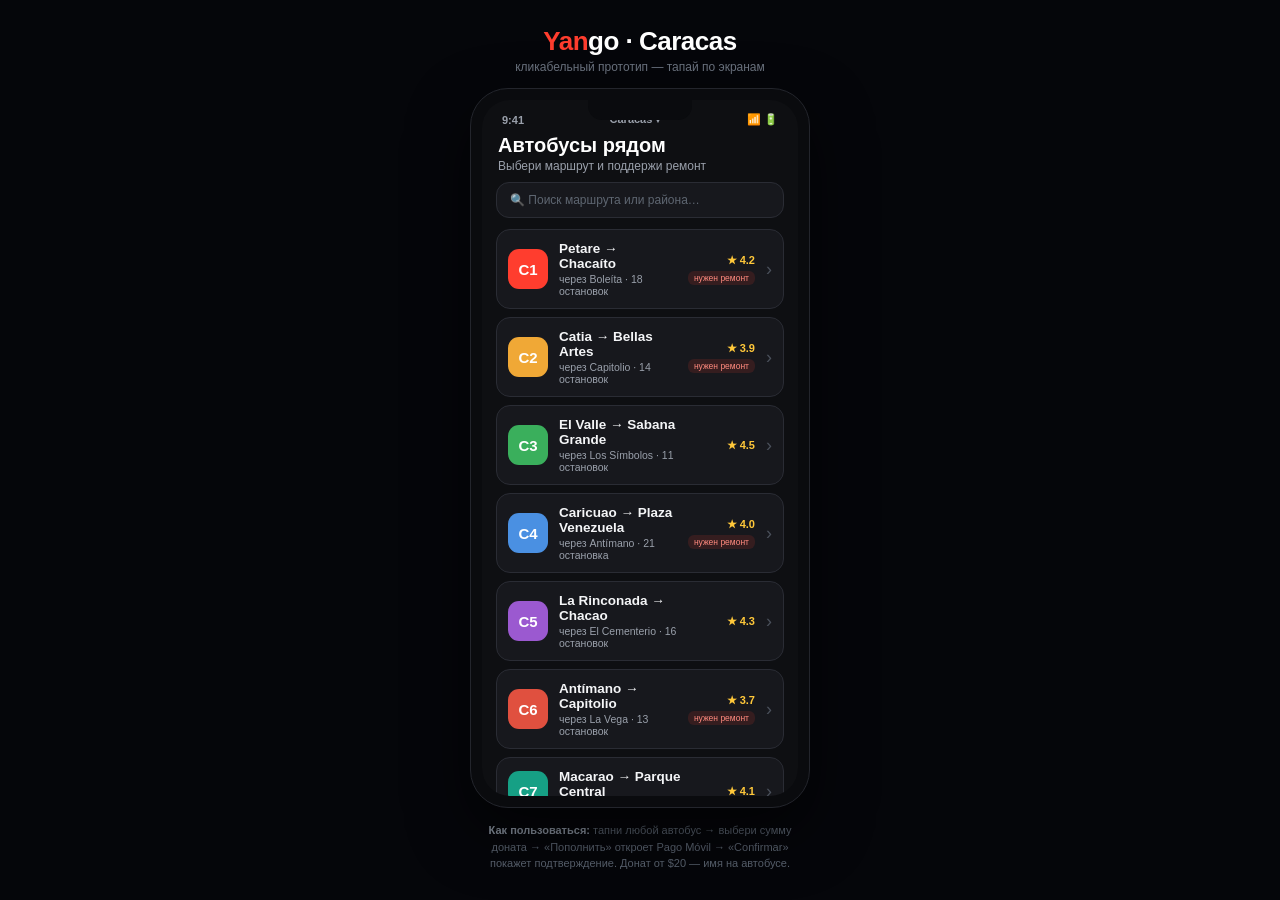
<file: index.html>
<!DOCTYPE html>
<html lang="ru">
<head>
<meta charset="UTF-8">
<meta name="viewport" content="width=device-width, initial-scale=1">
<title>Yango Caracas — кликабельный прототип</title>
<style>
  :root{
    --yango:#FF3D2E;        /* фирменный красный Yango */
    --yango-d:#E0281A;
    --ink:#0E0F12;          /* почти чёрный фон */
    --card:#17181D;
    --card2:#1E2026;
    --line:#2A2C34;
    --tx:#F4F5F7;
    --tx2:#9AA0AB;
    --gold:#FFC83A;
  }
  *{margin:0;padding:0;box-sizing:border-box;font-family:'Helvetica Neue',Arial,sans-serif;-webkit-tap-highlight-color:transparent;}
  body{background:#05060a;display:flex;flex-direction:column;align-items:center;min-height:100vh;padding:26px 16px;gap:14px;}

  .head{color:#fff;text-align:center;}
  .head .lg{font-size:26px;font-weight:800;letter-spacing:-.5px;}
  .head .lg b{color:var(--yango);}
  .head p{font-size:12px;color:#6c7480;margin-top:3px;}

  /* телефон */
  .phone{width:340px;height:720px;background:#0a0b0e;border-radius:38px;padding:11px;
    border:1px solid #23252c;box-shadow:0 24px 60px rgba(0,0,0,.6);position:relative;}
  .screen{background:var(--ink);border-radius:28px;width:100%;height:100%;overflow:hidden;position:relative;}
  .notch{position:absolute;top:11px;left:50%;transform:translateX(-50%);width:104px;height:20px;background:#0a0b0e;border-radius:0 0 14px 14px;z-index:30;}

  .view{position:absolute;inset:0;display:flex;flex-direction:column;opacity:0;pointer-events:none;
    transform:translateX(16px);transition:opacity .28s ease,transform .28s ease;}
  .view.active{opacity:1;pointer-events:auto;transform:translateX(0);}

  .stbar{display:flex;justify-content:space-between;align-items:center;padding:13px 20px 6px;font-size:11px;color:var(--tx2);font-weight:600;flex:0 0 auto;}
  .nav{display:flex;align-items:center;gap:10px;padding:4px 16px 10px;flex:0 0 auto;}
  .nav .bk{width:30px;height:30px;border-radius:9px;background:var(--card2);display:flex;align-items:center;justify-content:center;color:var(--tx);font-size:17px;cursor:pointer;}
  .nav h2{font-size:16px;font-weight:800;color:var(--tx);}
  .scroll{flex:1;overflow-y:auto;padding:0 14px 12px;}
  .scroll::-webkit-scrollbar{width:0;}

  /* ===== экран 1 — список ===== */
  .h1{padding:2px 2px 9px;}
  .h1 h2{font-size:20px;font-weight:800;color:#fff;}
  .h1 p{font-size:12px;color:var(--tx2);margin-top:2px;}
  .search{background:var(--card);border:1px solid var(--line);border-radius:13px;padding:10px 13px;font-size:12px;color:#5e6671;margin-bottom:11px;display:flex;gap:8px;align-items:center;}
  .brow{background:var(--card);border:1px solid var(--line);border-radius:14px;padding:11px;display:flex;align-items:center;gap:11px;margin-bottom:8px;cursor:pointer;transition:.15s;}
  .brow:active{transform:scale(.98);border-color:var(--yango);}
  .badge{width:40px;height:40px;border-radius:11px;flex:0 0 40px;display:flex;align-items:center;justify-content:center;font-size:15px;font-weight:800;color:#fff;}
  .brow .info{flex:1;min-width:0;}
  .brow .rt{font-size:13.5px;font-weight:700;color:var(--tx);}
  .brow .path{font-size:10.5px;color:var(--tx2);margin-top:2px;}
  .brow .meta{text-align:right;}
  .brow .star{font-size:11px;color:var(--gold);font-weight:700;}
  .brow .fix{font-size:8.5px;color:#ff8a7e;background:rgba(255,61,46,.13);border-radius:6px;padding:2px 6px;margin-top:4px;display:inline-block;}
  .brow .chev{color:#4a505b;font-size:18px;}

  /* ===== экран 2 — карточка ===== */
  .hero{border-radius:14px;margin-bottom:10px;position:relative;background:linear-gradient(135deg,#3a4256,#222838);display:flex;align-items:center;gap:12px;padding:12px 14px;}
  .hero .em{font-size:34px;flex:0 0 auto;order:2;margin-left:auto;}
  .hero .htext{order:1;}
  .hero .p{font-size:16px;font-weight:800;color:#fff;}
  .hero .s{font-size:10.5px;color:#c2c9d4;margin-top:2px;}
  .desc{font-size:11px;color:var(--tx2);line-height:1.4;margin-bottom:10px;}
  .desc b{color:var(--tx);}
  .secl{font-size:10px;font-weight:800;text-transform:uppercase;letter-spacing:.8px;color:#5e6671;margin-bottom:5px;}
  .drv{display:flex;align-items:center;gap:10px;padding:5px 0;border-bottom:1px solid var(--line);}
  .drv:last-of-type{border-bottom:none;}
  .av{width:30px;height:30px;border-radius:50%;flex:0 0 30px;display:flex;align-items:center;justify-content:center;font-size:11px;font-weight:800;color:#fff;}
  .drv .nm{flex:1;font-size:12.5px;color:var(--tx);font-weight:600;}
  .drv .sub{font-size:9.5px;color:var(--tx2);}
  .drv .rr{font-size:11.5px;color:var(--gold);font-weight:700;}

  .fund{background:linear-gradient(135deg,rgba(255,61,46,.13),rgba(255,61,46,.03));border:1px solid rgba(255,61,46,.32);border-radius:16px;padding:11px 12px;margin-top:10px;}
  .fund .ft{font-size:12.5px;font-weight:800;color:var(--yango);margin-bottom:5px;}
  .fund .an{font-size:10px;color:#c8cdd5;line-height:1.4;margin-bottom:7px;}
  .fund .an b{color:#fff;}
  .chk{display:flex;flex-wrap:wrap;gap:5px;margin-bottom:9px;}
  .chk span{font-size:9.5px;color:var(--tx);background:rgba(255,255,255,.06);border:1px solid var(--line);border-radius:7px;padding:3px 7px;}
  .progl{display:flex;justify-content:space-between;font-size:10px;color:var(--tx2);margin-bottom:4px;}
  .progl b{color:#fff;}
  .prog{height:7px;background:rgba(255,255,255,.08);border-radius:5px;overflow:hidden;margin-bottom:9px;}
  .prog i{display:block;height:100%;width:36%;background:linear-gradient(90deg,var(--yango),#ff8a3a);border-radius:5px;}
  .secl2{font-size:10px;color:var(--tx2);margin-bottom:5px;}
  .bul{display:flex;gap:6px;margin-bottom:8px;}
  .bul .b{flex:1;text-align:center;font-size:12.5px;font-weight:800;color:var(--tx);background:var(--card2);border:2px solid var(--line);border-radius:10px;padding:7px 0;cursor:pointer;transition:.12s;}
  .bul .b:active{transform:scale(.95);}
  .bul .b.sel{background:rgba(255,61,46,.16);border-color:var(--yango);color:#ff8a7e;}
  .namenote{font-size:9.5px;color:var(--gold);line-height:1.35;margin-bottom:9px;display:flex;gap:6px;align-items:flex-start;}
  .btn{background:linear-gradient(135deg,var(--yango),var(--yango-d));color:#fff;text-align:center;font-size:13px;font-weight:800;padding:11px;border-radius:12px;cursor:pointer;transition:.12s;}
  .btn:active{transform:scale(.98);}

  /* ===== экран 3 — Pago Móvil ===== */
  .pm{flex:1;display:flex;flex-direction:column;background:#0c1d2b;}
  .pmh{background:linear-gradient(135deg,#0a6ebd,#0a4f8a);padding:42px 18px 18px;color:#fff;}
  .pmh .br{font-size:10px;opacity:.85;letter-spacing:1px;text-transform:uppercase;}
  .pmh h2{font-size:20px;font-weight:800;margin-top:4px;}
  .pmh .tx{font-size:11px;opacity:.9;margin-top:3px;}
  .pmb{padding:18px;flex:1;display:flex;flex-direction:column;}
  .pma{text-align:center;padding:8px 0 16px;}
  .pma .a{font-size:40px;font-weight:800;color:#fff;}
  .pma .a span{font-size:17px;color:#7fa8c4;}
  .pma .c{font-size:11px;color:#7fa8c4;margin-top:3px;}
  .pmf{background:#13283a;border:1px solid #21405a;border-radius:12px;padding:11px 14px;margin-bottom:10px;}
  .pmf .k{font-size:9px;color:#6f93ac;text-transform:uppercase;letter-spacing:.5px;}
  .pmf .v{font-size:13px;color:#eaf2f8;font-weight:600;margin-top:3px;}
  .pmcap{font-size:9.5px;color:#6f93ac;text-align:center;margin-top:auto;padding-top:12px;line-height:1.45;}

  /* ===== экран 4 — подтверждение ===== */
  .ok{flex:1;display:flex;flex-direction:column;align-items:center;justify-content:center;text-align:center;padding:30px 26px;background:radial-gradient(circle at 50% 30%,#1a1216 0%,var(--ink) 70%);}
  .okc{width:92px;height:92px;border-radius:50%;background:linear-gradient(135deg,var(--yango),#ff7a3a);display:flex;align-items:center;justify-content:center;font-size:46px;margin-bottom:22px;box-shadow:0 12px 34px rgba(255,61,46,.4);animation:pop .5s ease;}
  @keyframes pop{0%{transform:scale(.4);opacity:0;}70%{transform:scale(1.08);}100%{transform:scale(1);opacity:1;}}
  .ok h2{font-size:23px;font-weight:800;color:#fff;margin-bottom:9px;}
  .ok p{font-size:12.5px;color:var(--tx2);line-height:1.5;margin-bottom:7px;}
  .ok .amt{color:var(--yango);font-weight:800;}
  .okname{background:rgba(255,200,58,.1);border:1px solid rgba(255,200,58,.35);border-radius:13px;padding:13px 16px;margin:14px 0 26px;}
  .okname .t{font-size:10px;color:var(--gold);text-transform:uppercase;letter-spacing:.8px;margin-bottom:5px;}
  .okname .n{font-size:14px;color:#fff;font-weight:700;}
  .okname .s{font-size:10px;color:var(--tx2);margin-top:4px;}
  .ok .btn{width:100%;}

  .hint{color:#5a6370;font-size:11px;text-align:center;max-width:340px;line-height:1.5;}
  .hint b{color:#8a93a0;}
</style>
</head>
<body>
  <div class="head">
    <div class="lg"><b>Yan</b>go · Caracas</div>
    <p>кликабельный прототип — тапай по экранам</p>
  </div>

  <div class="phone">
    <div class="notch"></div>
    <div class="screen">

      <!-- ===== 1. СПИСОК ===== -->
      <div class="view active" id="v1">
        <div class="stbar"><span>9:41</span><span>Caracas ▾</span><span>📶 🔋</span></div>
        <div class="scroll">
          <div class="h1"><h2>Автобусы рядом</h2><p>Выбери маршрут и поддержи ремонт</p></div>
          <div class="search">🔍 Поиск маршрута или района…</div>
          <div class="brow" onclick="go('v2')"><div class="badge" style="background:#FF3D2E">C1</div><div class="info"><div class="rt">Petare → Chacaíto</div><div class="path">через Boleíta · 18 остановок</div></div><div class="meta"><div class="star">★ 4.2</div><div class="fix">нужен ремонт</div></div><div class="chev">›</div></div>
          <div class="brow" onclick="go('v2')"><div class="badge" style="background:#f0a836">C2</div><div class="info"><div class="rt">Catia → Bellas Artes</div><div class="path">через Capitolio · 14 остановок</div></div><div class="meta"><div class="star">★ 3.9</div><div class="fix">нужен ремонт</div></div><div class="chev">›</div></div>
          <div class="brow" onclick="go('v2')"><div class="badge" style="background:#3aaf5c">C3</div><div class="info"><div class="rt">El Valle → Sabana Grande</div><div class="path">через Los Símbolos · 11 остановок</div></div><div class="meta"><div class="star">★ 4.5</div></div><div class="chev">›</div></div>
          <div class="brow" onclick="go('v2')"><div class="badge" style="background:#4a90e2">C4</div><div class="info"><div class="rt">Caricuao → Plaza Venezuela</div><div class="path">через Antímano · 21 остановка</div></div><div class="meta"><div class="star">★ 4.0</div><div class="fix">нужен ремонт</div></div><div class="chev">›</div></div>
          <div class="brow" onclick="go('v2')"><div class="badge" style="background:#9b59d0">C5</div><div class="info"><div class="rt">La Rinconada → Chacao</div><div class="path">через El Cementerio · 16 остановок</div></div><div class="meta"><div class="star">★ 4.3</div></div><div class="chev">›</div></div>
          <div class="brow" onclick="go('v2')"><div class="badge" style="background:#e0503f">C6</div><div class="info"><div class="rt">Antímano → Capitolio</div><div class="path">через La Vega · 13 остановок</div></div><div class="meta"><div class="star">★ 3.7</div><div class="fix">нужен ремонт</div></div><div class="chev">›</div></div>
          <div class="brow" onclick="go('v2')"><div class="badge" style="background:#16a085">C7</div><div class="info"><div class="rt">Macarao → Parque Central</div><div class="path">через El Paraíso · 19 остановок</div></div><div class="meta"><div class="star">★ 4.1</div></div><div class="chev">›</div></div>
          <div class="brow" onclick="go('v2')"><div class="badge" style="background:#5a6b82">C8</div><div class="info"><div class="rt">Coche → Altamira</div><div class="path">через Las Mercedes · 17 остановок</div></div><div class="meta"><div class="star">★ 4.4</div></div><div class="chev">›</div></div>
          <div class="brow" onclick="go('v2')"><div class="badge" style="background:#c0392b">C9</div><div class="info"><div class="rt">Propatria → Petare</div><div class="path">línea troncal · 24 остановки</div></div><div class="meta"><div class="star">★ 3.8</div><div class="fix">нужен ремонт</div></div><div class="chev">›</div></div>
          <div class="brow" onclick="go('v2')"><div class="badge" style="background:#2980b9">C10</div><div class="info"><div class="rt">Chacao → La Urbina</div><div class="path">через Los Ruices · 12 остановок</div></div><div class="meta"><div class="star">★ 4.6</div></div><div class="chev">›</div></div>
        </div>
      </div>

      <!-- ===== 2. КАРТОЧКА ===== -->
      <div class="view" id="v2">
        <div class="stbar"><span>9:41</span><span></span><span>📶 🔋</span></div>
        <div class="nav"><div class="bk" onclick="go('v1')">‹</div><h2>Маршрут C1</h2></div>
        <div class="scroll">
          <div class="hero"><div class="htext"><div class="p">Petare → Chacaíto</div><div class="s">★ 4.2 · автобус №147 · 1998 г.</div></div><span class="em">🚌</span></div>
          <div class="desc">Городской автобус на 42 места. <b>Состояние: требует ремонта</b> — изношен салон и оптика, нужна покраска. Ходит каждые 12–15 минут.</div>

          <div class="secl">Водители маршрута</div>
          <div class="drv"><div class="av" style="background:#FF3D2E">JR</div><div class="nm">José Ramírez<div class="sub">7 лет на маршруте · 2 100 поездок</div></div><div class="rr">★ 4.6</div></div>
          <div class="drv"><div class="av" style="background:#4a90e2">CM</div><div class="nm">Carlos Mendoza<div class="sub">3 года на маршруте · 940 поездок</div></div><div class="rr">★ 4.1</div></div>
          <div class="drv"><div class="av" style="background:#16a085">LF</div><div class="nm">Luis Fernández<div class="sub">5 лет на маршруте · 1 580 поездок</div></div><div class="rr">★ 4.4</div></div>

          <div class="fund">
            <div class="ft">🔧 Сбор на ремонт автобуса</div>
            <div class="an">Из твоей оплаты за проезд на ремонт мы будем копить <b>80 лет</b>. Задонать — и мы быстрее починим:</div>
            <div class="chk"><span>💡 фары</span><span>🎨 покраска</span><span>⚙ запчасти</span><span>🪑 салон</span></div>
            <div class="progl"><span>Уже собрано на ремонт</span><span><b>$4 280</b> / $12 000</span></div>
            <div class="prog"><i></i></div>
            <div class="secl2">Выбери сумму доната:</div>
            <div class="bul">
              <div class="b" onclick="pick(this,'$3')">$3</div>
              <div class="b" onclick="pick(this,'$5')">$5</div>
              <div class="b sel" onclick="pick(this,'$20')">$20</div>
              <div class="b" onclick="pick(this,'$100')">$100</div>
              <div class="b" onclick="pick(this,'$1000')">$1000</div>
            </div>
            <div class="namenote"><span>✨</span><span>Донат от <b>$20</b> — напишем твоё имя на отремонтированном автобусе</span></div>
            <div class="btn" onclick="go('v3')">Пополнить через Pago Móvil →</div>
          </div>
        </div>
      </div>

      <!-- ===== 3. PAGO MÓVIL ===== -->
      <div class="view" id="v3">
        <div class="pm">
          <div class="pmh">
            <div class="br">Pago Móvil</div>
            <h2>Donación · Ruta C1</h2>
            <div class="tx">Fondo de reparación — autobús №147</div>
          </div>
          <div class="pmb">
            <div class="pma"><div class="a" id="pmAmt">$20 <span>USD</span></div><div class="c">≈ Bs. en la tasa del día</div></div>
            <div class="pmf"><div class="k">Banco</div><div class="v">0102 · Banco de Venezuela</div></div>
            <div class="pmf"><div class="k">Teléfono</div><div class="v">0414 ··· 88 21</div></div>
            <div class="pmf"><div class="k">Cédula / RIF</div><div class="v">V- ······ 45</div></div>
            <div class="btn" style="background:linear-gradient(135deg,#16b169,#0e8f53);margin-top:6px;" onclick="go('v4')">Confirmar pago ✓</div>
            <div class="pmcap">Открылось приложение Pago Móvil с уже заполненными реквизитами фонда ремонта</div>
          </div>
        </div>
      </div>

      <!-- ===== 4. ПОДТВЕРЖДЕНИЕ ===== -->
      <div class="view" id="v4">
        <div class="ok">
          <div class="okc"><svg viewBox="0 0 24 24" width="46" height="46" fill="none" stroke="#fff" stroke-width="3" stroke-linecap="round" stroke-linejoin="round"><path d="M5 13l4 4L19 7"/></svg></div>
          <h2>¡Gracias! Спасибо</h2>
          <p>Твой донат <span class="amt" id="okAmt">$20</span> зачислен в фонд ремонта маршрута <b style="color:#fff">C1</b>.</p>
          <div class="okname">
            <div class="t">✨ Твоё имя будет на автобусе</div>
            <div class="n">María G.</div>
            <div class="s">появится на борту №147 после покраски</div>
          </div>
          <p style="font-size:11px;">Прогресс ремонта: <b style="color:#fff">$4 300 / $12 000</b></p>
          <div style="height:18px;"></div>
          <div class="btn" onclick="go('v1')">Вернуться к маршрутам</div>
        </div>
      </div>

    </div>
  </div>

  <div class="hint"><b>Как пользоваться:</b> тапни любой автобус → выбери сумму доната → «Пополнить» откроет Pago Móvil → «Confirmar» покажет подтверждение. Донат от $20 — имя на автобусе.</div>

<script>
  var amount='$20';
  function go(id){
    document.querySelectorAll('.view').forEach(function(v){v.classList.remove('active');});
    document.getElementById(id).classList.add('active');
    if(id==='v3'){document.getElementById('pmAmt').innerHTML=amount+' <span>USD</span>';}
    if(id==='v4'){document.getElementById('okAmt').textContent=amount;
      // имя показываем только при донате >= $20
      var v=parseInt(amount.replace('$',''));
      document.querySelector('.okname').style.display = v>=20 ? 'block':'none';}
    document.querySelectorAll('.scroll').forEach(function(s){s.scrollTop=0;});
  }
  function pick(el,val){
    el.parentNode.querySelectorAll('.b').forEach(function(b){b.classList.remove('sel');});
    el.classList.add('sel');
    amount=val;
  }
</script>
</body>
</html>
</file>
